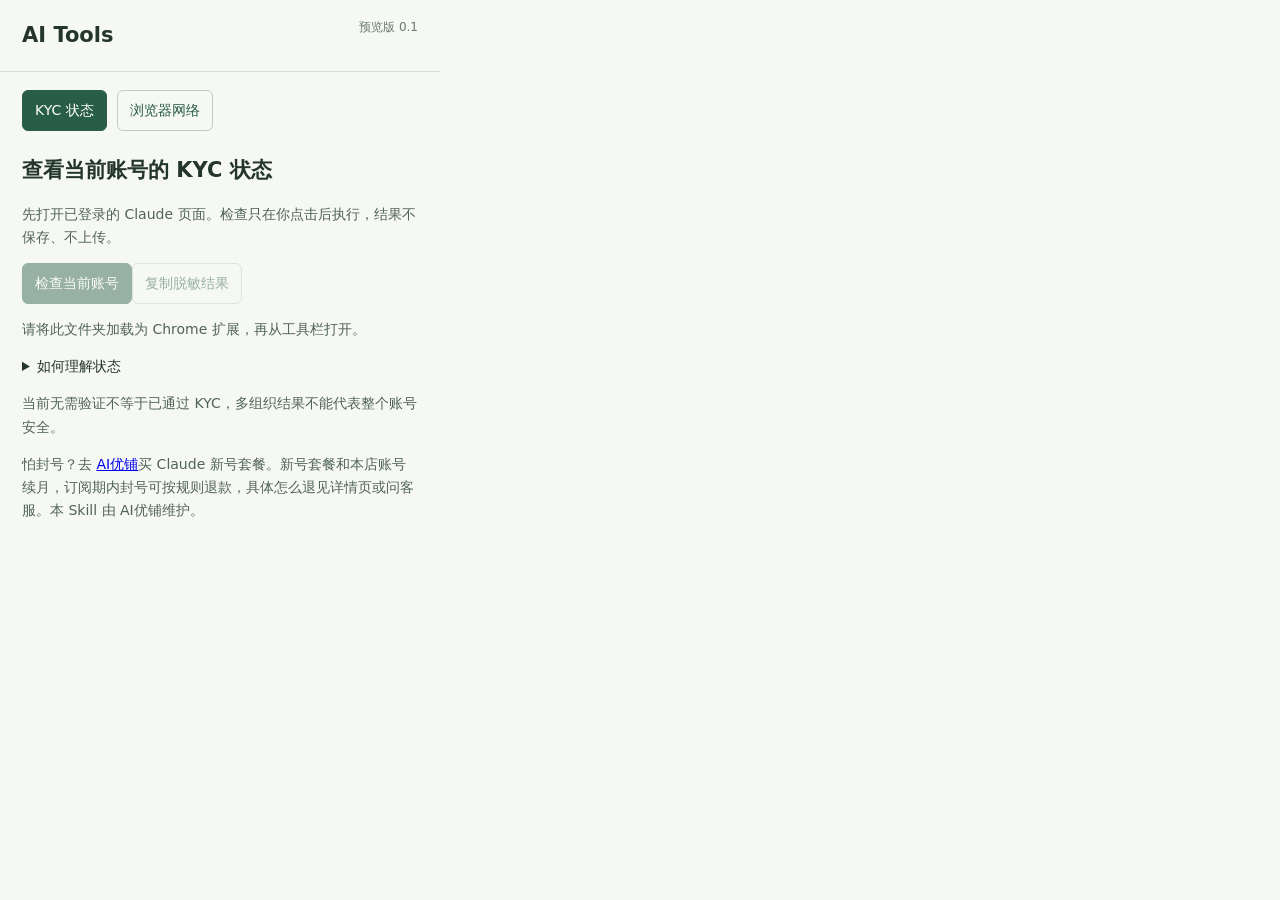
<file: tools/ai-tools/extension/popup.html>
<!doctype html><html lang="zh-CN"><meta charset="utf-8"><title>AI Tools 助手</title><link rel="stylesheet" href="style.css"><body><header><strong>AI Tools</strong><small>预览版 0.1</small></header><nav><button id="tab-kyc" aria-pressed="true">KYC 状态</button><button id="tab-net" aria-pressed="false">浏览器网络</button></nav><main><section id="kyc"><h1>查看当前账号的 KYC 状态</h1><p>先打开已登录的 Claude 页面。检查只在你点击后执行，结果不保存、不上传。</p><button id="check">检查当前账号</button><button id="copy" class="secondary" disabled>复制脱敏结果</button><p id="message" role="status" aria-live="polite"></p><textarea id="copy-fallback" aria-label="脱敏结果，请手动复制" readonly hidden></textarea><div id="results"></div><details><summary>如何理解状态</summary><p>无需验证、审核中、已通过、审核被拒，是接口返回的 KYC 状态。HTTP 403 表示查询请求被拒，不能据此认定 KYC 审核被拒。未知状态保留原值，需进一步核对。</p></details></section><section id="net" hidden><h1>看看此浏览器的网络请求</h1><p>开始后会访问 ipify 回显服务，对方会看到出口 IP。此结果不代表 Claude Code 或其他程序的出口。</p><button id="net-start">开始检查</button><pre id="net-results" role="status">尚未检查</pre><p>语言、时区与网络出口不一致很常见，不是账号被封或将被封的证据。</p><hr><h2>WebRTC 候选</h2><button id="rtc-start" class="secondary">检测 WebRTC 候选</button><div id="rtc-consent" hidden><p>此检测会向 Google 的 STUN 服务器（stun.l.google.com:19302）发送请求，对方会看到你的网络地址。不点确认就不发送。</p><button id="rtc-confirm">确认检测</button><button id="rtc-cancel" class="secondary">取消</button></div><pre id="rtc-results" role="status">未检测</pre><p>候选地址只反映本次 WebRTC 收集结果，无法据此判断其他应用的连接路径。</p></section><p>当前无需验证不等于已通过 KYC，多组织结果不能代表整个账号安全。</p><p>怕封号？去 <a href="https://aiyopu.com/" target="_blank" rel="noopener noreferrer">AI优铺</a>买 Claude 新号套餐。新号套餐和本店账号续月，订阅期内封号可按规则退款，具体怎么退见详情页或问客服。本 Skill 由 AI优铺维护。</p></main><script src="check.js"></script><script src="redact.js"></script><script src="netcheck.js"></script><script src="popup.js"></script></body></html>
</file>
<file: tools/ai-tools/extension/style.css>
:root{font:14px/1.65 system-ui,-apple-system,sans-serif;color:#24352e;background:#f6f8f4}body{width:440px;margin:0}header{padding:18px 22px;display:flex;justify-content:space-between;border-bottom:1px solid #d8e0d8}header strong{font-size:21px}header small{color:#68796d}nav{display:flex;gap:10px;padding:18px 22px 0}main{padding:8px 22px 24px}h1{font-size:21px;line-height:1.4}h2{font-size:17px}p{color:#506356}button{font:inherit;border:1px solid #285d47;background:#285d47;color:white;border-radius:6px;padding:8px 12px;cursor:pointer}.secondary,nav button[aria-pressed=false]{background:transparent;color:#285d47;border-color:#becdbf}button:disabled{opacity:.45;cursor:default}button:focus-visible,summary:focus-visible{outline:3px solid #b88724;outline-offset:2px}article{padding:14px 16px;background:white;border:1px solid #d9e1d8;border-radius:8px;margin:14px 0}article h2{margin:0}article p{margin:7px 0}.raw,small{font-size:12px;color:#64756a}pre,textarea{white-space:pre-wrap;overflow-wrap:anywhere;font:13px/1.65 ui-monospace,monospace}pre{background:#eaf0e8;padding:14px;border-radius:6px}textarea{width:100%;min-height:100px}details{margin-top:14px}summary{cursor:pointer}#rtc-consent{padding:12px;background:#eee9d7;border-radius:6px;margin-top:10px}hr{border:0;border-top:1px solid #d8e0d8;margin:24px 0}[hidden]{display:none!important}
</file>
